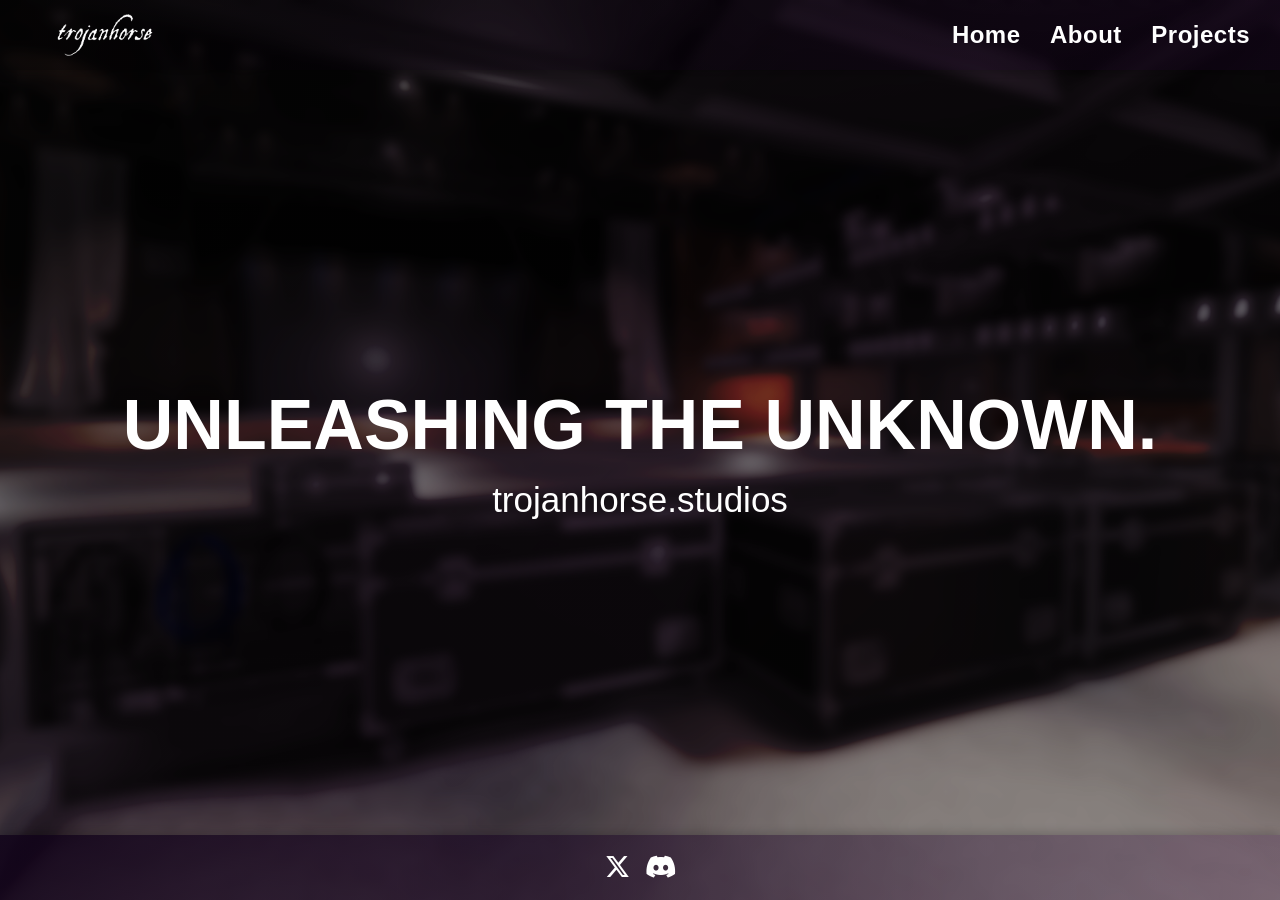
<file: index.html>
<!DOCTYPE html>
<html lang="en">
<head>
  <meta charset="UTF-8">
  <meta name="viewport" content="width=device-width, initial-scale=1.0">
  <link rel="stylesheet" href="style.css">
  <link rel="icon" type="image/png" href="Logo_White.png">
  <link rel="stylesheet" href="https://cdnjs.cloudflare.com/ajax/libs/font-awesome/6.5.2/css/all.min.css">
  <title>trojanhorse</title>


<meta name="description" content="trojanhorse.studios — Unleashing the Unknown.">

<meta property="og:type" content="website">
<meta property="og:url" content="https://trojanhorse.studios/">
<meta property="og:title" content="trojanhorse.studios — Unleashing the Unknown">
<meta property="og:description" content="Unleashing the Unknown.">
<meta property="og:site_name" content="trojanhorse.studios">

<!-- X / Twitter -->
<meta name="twitter:card" content="summary_large_image">
<meta name="twitter:title" content="trojanhorse.studios — Unleashing the Unknown">
<meta name="twitter:description" content="Unleashing the Unknown.">
  <style>
    * {
      margin: 0;
      padding: 0;
      box-sizing: border-box;
    }

    body {
      font-family: Arial, sans-serif;
      min-height: 100vh;
      color: white;

      /* Background image */
      background:
        linear-gradient(rgba(0, 0, 0, 0.35), rgba(0, 0, 0, 0.35)),
        url("Background_IMage.png") center / cover no-repeat;

      display: flex;
      flex-direction: column;
    }

    /* Top bar */
  

    .logo {
      font-size: 24px;
      font-weight: bold;
    }

    .nav a {
      color: white;
      text-decoration: none;
      margin-left: 25px;
    }

    .nav a:hover {
      text-decoration: underline;
    }

    /* Main content */
    main {
      flex: 1;
      display: flex;
      align-items: center;
      justify-content: center;
      text-align: center;
    }

    main h1 {
      font-size: 70px;
      margin-bottom: 15px;
      font-family:'Segoe UI', Tahoma, Geneva, Verdana, sans-serif
    }

    main p {
      font-size: 35px;
      font-family:'Segoe UI', Tahoma, Geneva, Verdana, sans-serif
    }
    

  </style>
</head>

<body>

  <header class="top-bar">
  <div class="logo">
    <img src="Logo_White.png" alt="My Website">
  </div>

  <nav class="nav">
  <a href="index.html">Home</a>
<a href="about.html">About</a>
<a href="projects.html">Projects</a>

  </nav>
</header>

  <main>
    <div>
      <h1>UNLEASHING THE UNKNOWN.</h1>
      <p>trojanhorse.studios</p>
    </div>
  </main>

 <footer class="bottom-bar">  
  <a href="https://x.com/trojanhorseatck" target="_blank">
    <i class="fa-brands fa-x-twitter"></i>
  </a>

   <a href="https://discord.gg/bMYsXbca63" target="_blank">
    <i class="fa-brands fa-discord"></i>
  </a>
  
</footer>

</body>
</html>
</file>
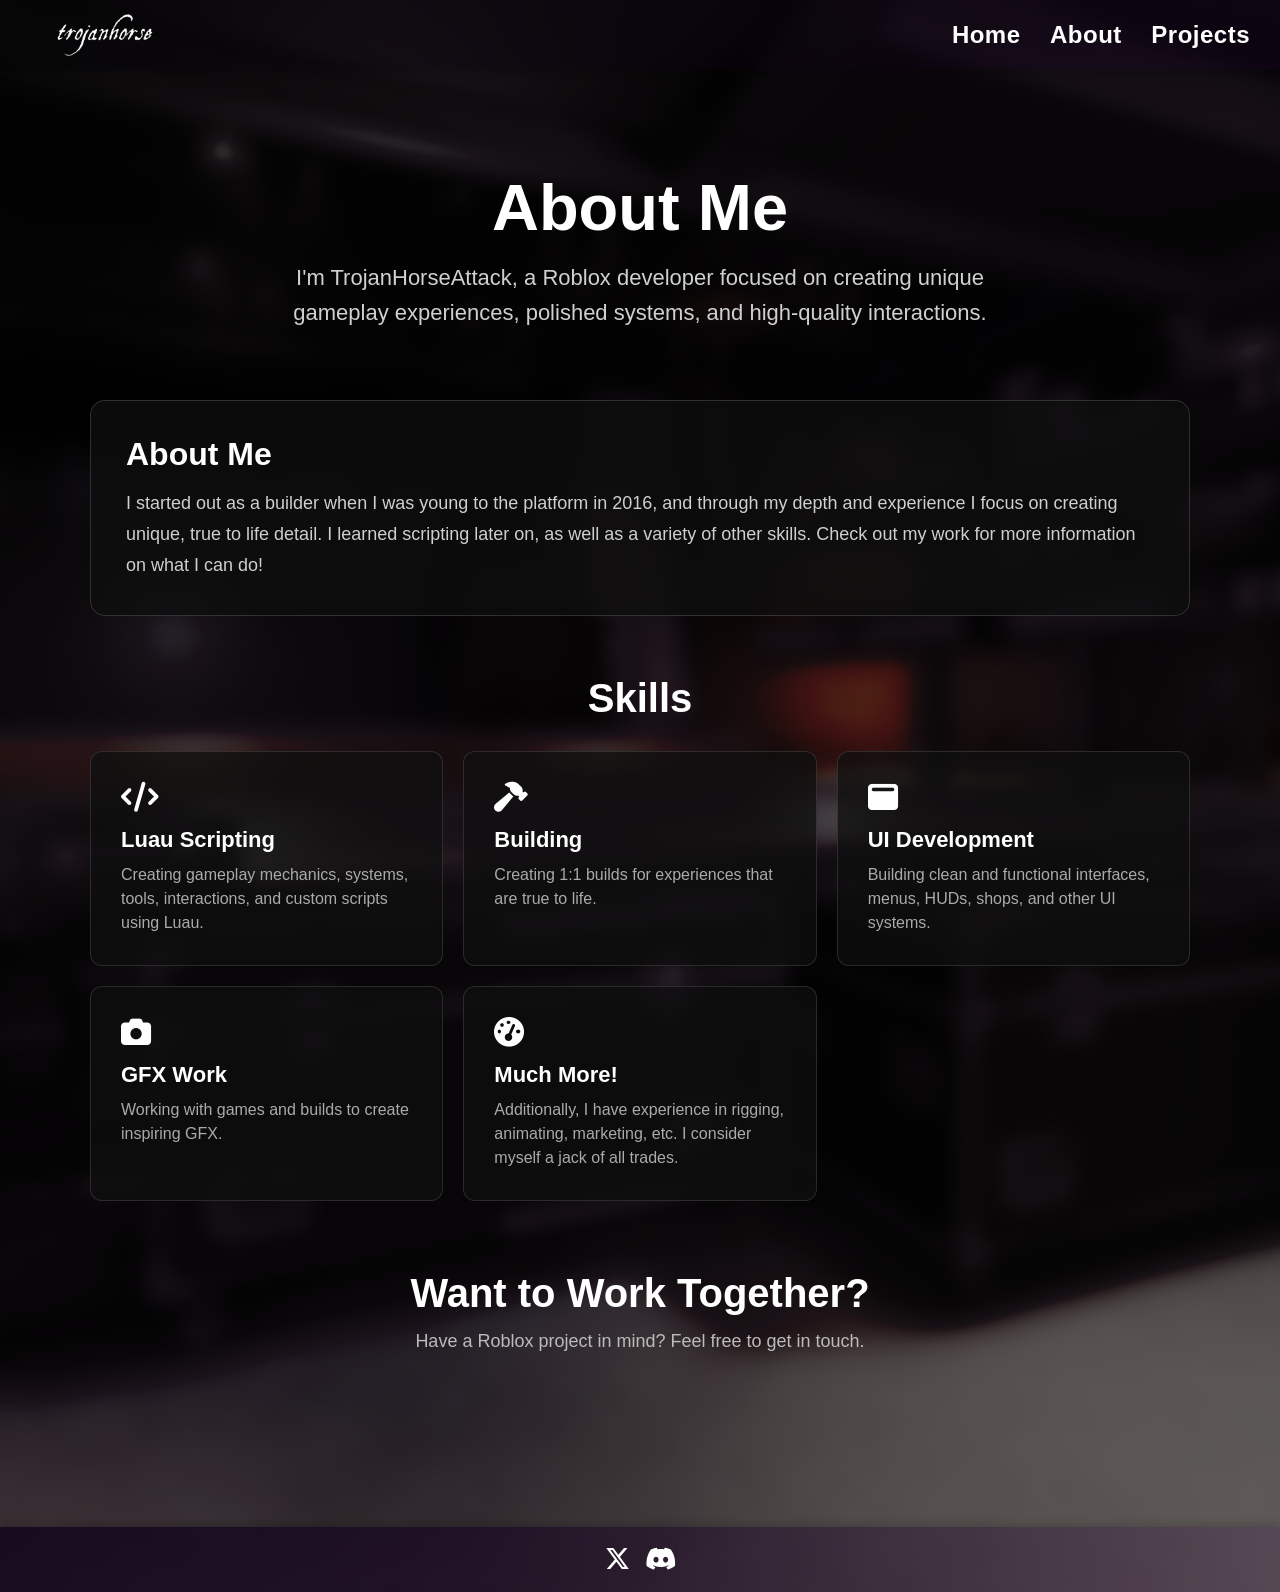
<file: about.html>
<!DOCTYPE html>
<html lang="en">
<head>
  <meta charset="UTF-8">
  <meta name="viewport" content="width=device-width, initial-scale=1.0">

  <link rel="stylesheet" href="style.css">
  <link rel="icon" type="image/png" href="Logo_White.png">
  <link rel="stylesheet"
        href="https://cdnjs.cloudflare.com/ajax/libs/font-awesome/6.5.2/css/all.min.css">

  <title>trojanhorse. About</title>

  <style>
    * {
      margin: 0;
      padding: 0;
      box-sizing: border-box;
    }

    body {
      font-family: Arial, sans-serif;
      min-height: 100vh;
      color: white;

      background:
        linear-gradient(rgba(0, 0, 0, 0.55), rgba(0, 0, 0, 0.55)),
        url("Background_IMage.png") center / cover no-repeat;

      display: flex;
      flex-direction: column;
    }

    /* =========================
       MAIN CONTENT
    ========================= */

    main {
      flex: 1;
      width: 100%;
      padding: 100px 30px;
    }

    .about-container {
      max-width: 1100px;
      margin: auto;
    }

    .intro {
      text-align: center;
      margin-bottom: 70px;
    }

    .intro h1 {
      font-size: 65px;
      font-family: 'Segoe UI', Tahoma, Geneva, Verdana, sans-serif;
      margin-bottom: 15px;
    }

    .intro h1 span {
      color: #ffffff;
    }

    .intro p {
      font-size: 22px;
      color: #d0d0d0;
      max-width: 750px;
      margin: auto;
      line-height: 1.6;
    }

    /* =========================
       ABOUT CARD
    ========================= */

    .about-card {
      background: rgba(15, 15, 15, 0.75);
      border: 1px solid rgba(255, 255, 255, 0.15);
      border-radius: 15px;
      padding: 35px;
      margin-bottom: 60px;

      backdrop-filter: blur(8px);
    }

    .about-card h2 {
      font-size: 32px;
      margin-bottom: 15px;
    }

    .about-card p {
      color: #cfcfcf;
      font-size: 18px;
      line-height: 1.7;
    }

    /* =========================
       SKILLS
    ========================= */

    .section-title {
      text-align: center;
      font-size: 40px;
      margin-bottom: 30px;
    }

    .skills {
      display: grid;
      grid-template-columns: repeat(3, 1fr);
      gap: 20px;
      margin-bottom: 70px;
    }

    .skill {
      background: rgba(15, 15, 15, 0.75);
      border: 1px solid rgba(255, 255, 255, 0.12);
      border-radius: 12px;
      padding: 30px;
      transition: 0.25s;
    }

    .skill:hover {
      transform: translateY(-6px);
      background: rgba(30, 30, 30, 0.85);
      border-color: rgba(255, 255, 255, 0.35);
    }

    .skill i {
      font-size: 30px;
      margin-bottom: 15px;
    }

    .skill h3 {
      font-size: 22px;
      margin-bottom: 10px;
    }

    .skill p {
      color: #aaa;
      line-height: 1.5;
    }

    /* =========================
       PROJECTS
    ========================= */

    .projects {
      display: grid;
      grid-template-columns: repeat(2, 1fr);
      gap: 25px;
      margin-bottom: 70px;
    }

    .project {
      background: rgba(15, 15, 15, 0.75);
      border: 1px solid rgba(255, 255, 255, 0.12);
      border-radius: 12px;
      padding: 30px;
      transition: 0.25s;
    }

    .project:hover {
      transform: translateY(-5px);
      border-color: rgba(255, 255, 255, 0.35);
    }

    .project h3 {
      font-size: 25px;
      margin-bottom: 10px;
    }

    .project p {
      color: #aaa;
      line-height: 1.6;
    }

    .tags {
      display: flex;
      flex-wrap: wrap;
      gap: 8px;
      margin-top: 18px;
    }

    .tag {
      background: rgba(255, 255, 255, 0.1);
      border-radius: 5px;
      padding: 5px 10px;
      font-size: 13px;
      color: #ddd;
    }

    /* =========================
       CONTACT
    ========================= */

    .contact {
      text-align: center;
      padding-bottom: 50px;
    }

    .contact h2 {
      font-size: 40px;
      margin-bottom: 15px;
    }

    .contact p {
      color: #bbb;
      font-size: 18px;
      margin-bottom: 25px;
    }

    .contact-button {
      display: inline-block;
      padding: 12px 25px;
      border: 1px solid white;
      border-radius: 7px;
      color: white;
      text-decoration: none;
      transition: 0.2s;
    }

    .contact-button:hover {
      background: white;
      color: black;
    }

    /* =========================
       MOBILE
    ========================= */

    @media (max-width: 800px) {

      .intro h1 {
        font-size: 45px;
      }

      .intro p {
        font-size: 18px;
      }

      .skills {
        grid-template-columns: 1fr;
      }

      .projects {
        grid-template-columns: 1fr;
      }

      main {
        padding: 70px 20px;
      }
    }

  </style>
</head>

<body>

  <!-- =========================
       HEADER
  ========================= -->

  <header class="top-bar">

    <div class="logo">
      <img src="Logo_White.png" alt="trojanhorse logo">
    </div>

    <nav class="nav">
      <a href="index.html">Home</a>
      <a href="about.html">About</a>
      <a href="projects.html">Projects</a>

    </nav>

  </header>


  <!-- =========================
       MAIN
  ========================= -->

  <main>

    <div class="about-container">

      <!-- INTRO -->

      <div class="intro">

        <h1>About <span>Me</span></h1>

        <p>
          I'm TrojanHorseAttack, a Roblox developer focused on
          creating unique gameplay experiences, polished
          systems, and high-quality interactions.
        </p>

      </div>


      <!-- ABOUT -->

      <div class="about-card">

        <h2>About Me</h2>

        <p>
         I started out as a builder when I was young to the platform in 2016, and through my depth and experience I focus on creating unique, true to life detail.

         I learned scripting later on, as well as a variety of other skills. Check out my work for more information on what I can do!
        </p>

      </div>


      <!-- SKILLS -->

      <h2 class="section-title">Skills</h2>

      <div class="skills">

        <div class="skill">

          <i class="fa-solid fa-code"></i>

          <h3>Luau Scripting</h3>

          <p>
            Creating gameplay mechanics, systems, tools,
            interactions, and custom scripts using Luau.
          </p>

        </div>


        <div class="skill">

          <i class="fa-solid fa-hammer"></i>

          <h3>Building</h3>

          <p>
            Creating 1:1 builds for experiences that are true to life.
          </p>

        </div>


        <div class="skill">

          <i class="fa-solid fa-window-maximize"></i>

          <h3>UI Development</h3>

          <p>
            Building clean and functional interfaces,
            menus, HUDs, shops, and other UI systems.
          </p>

        </div>


        <div class="skill">

          <i class="fa-solid fa-camera"></i>

          <h3>GFX Work</h3>

          <p>
            Working with games and builds to create inspiring GFX. 
          </p>

        </div>



        <div class="skill">

          <i class="fa-solid fa-gauge-high"></i>

          <h3>Much More!</h3>

          <p>
            Additionally, I have experience in rigging, animating, marketing, etc. I consider myself a jack of all trades.
          </p>

        </div>

      </div>


      <!-- PROJECTS -->

      <!-- CONTACT -->

      <div class="contact">

        <h2>Want to Work Together?</h2>

        <p>
          Have a Roblox project in mind?
          Feel free to get in touch.
        </p>



      </div>

    </div>

  </main>


  <!-- =========================
       FOOTER
  ========================= -->

  <footer class="bottom-bar">

    <a
      href="https://x.com/trojanhorseatck"
      target="_blank"
      rel="noopener noreferrer">

      <i class="fa-brands fa-x-twitter"></i>

    </a>


    <a
      href="https://discord.gg/bMYsXbca63"
      target="_blank"
      rel="noopener noreferrer">

      <i class="fa-brands fa-discord"></i>

    </a>

  </footer>

</body>
</html>
</file>
<file: style.css>
/* =========================
   LOGO
   ========================= */

.logo img {
  width: 150px;
  height: auto;
  display: block;
}


/* =========================
   TOP BAR / NAVIGATION
   ========================= */

.top-bar {
  height: 70px;
  padding: 0 30px;

  display: flex;
  align-items: center;
  justify-content: space-between;

  font-family: Arial, sans-serif;

  background: linear-gradient(
    to right,
    rgba(0, 0, 0, 0.35),
    rgba(30, 0, 45, 0.25)
  );

  color: #ffffff;

  box-shadow: 0 2px 10px rgba(0, 0, 0, 0.25);
}


/* Top bar links */

.top-bar a {
  color: #ffffff;
  text-decoration: none;

  font-size: 24px;
  font-weight: 600;

  letter-spacing: 0.5px;

  margin-left: 25px;

  transition:
    color 0.2s ease,
    opacity 0.2s ease,
    transform 0.2s ease;
}


/* Top bar hover */

.top-bar a:hover {
  color: #ffffff;
  opacity: 0.75;

  transform: translateY(-1px);
}


/* Prevent visited links from turning purple */

.top-bar a:visited {
  color: #ffffff;
}


/* Remove focus underline */

.top-bar a:focus {
  color: #ffffff;
  text-decoration: none;
}


/* =========================
   BOTTOM BAR
   ========================= */

.bottom-bar {
  height: 65px;
  padding: 10px;

  display: flex;
  align-items: center;
  justify-content: center;

  gap: 15px;

  background: linear-gradient(
    to right,
    rgba(15, 1, 24, 0.8),
    rgba(55, 1, 71, 0.2)
  );

  font-size: 25px;
  color: #ffffff;

  box-shadow: 0 -2px 10px rgba(0, 0, 0, 0.2);
}


/* Bottom bar links */

.bottom-bar a {
  color: #ffffff;
  text-decoration: none;

  transition:
    opacity 0.2s ease,
    transform 0.2s ease;
}


/* Keep visited links white */

.bottom-bar a:visited {
  color: #ffffff;
}


/* Bottom bar hover */

.bottom-bar a:hover {
  color: #ffffff;
  opacity: 0.7;

  transform: translateY(-1px);
}


/* =========================
   RESPONSIVE DESIGN
   ========================= */

@media (max-width: 700px) {

  .top-bar {
    height: auto;
    min-height: 70px;

    padding: 12px 20px;

    flex-wrap: wrap;
    gap: 10px;
  }

  .logo img {
    width: 120px;
  }

  .top-bar a {
    font-size: 20px;
    margin-left: 15px;
  }

  .bottom-bar {
    font-size: 20px;
    height: auto;
    min-height: 60px;
  }
}
</file>
